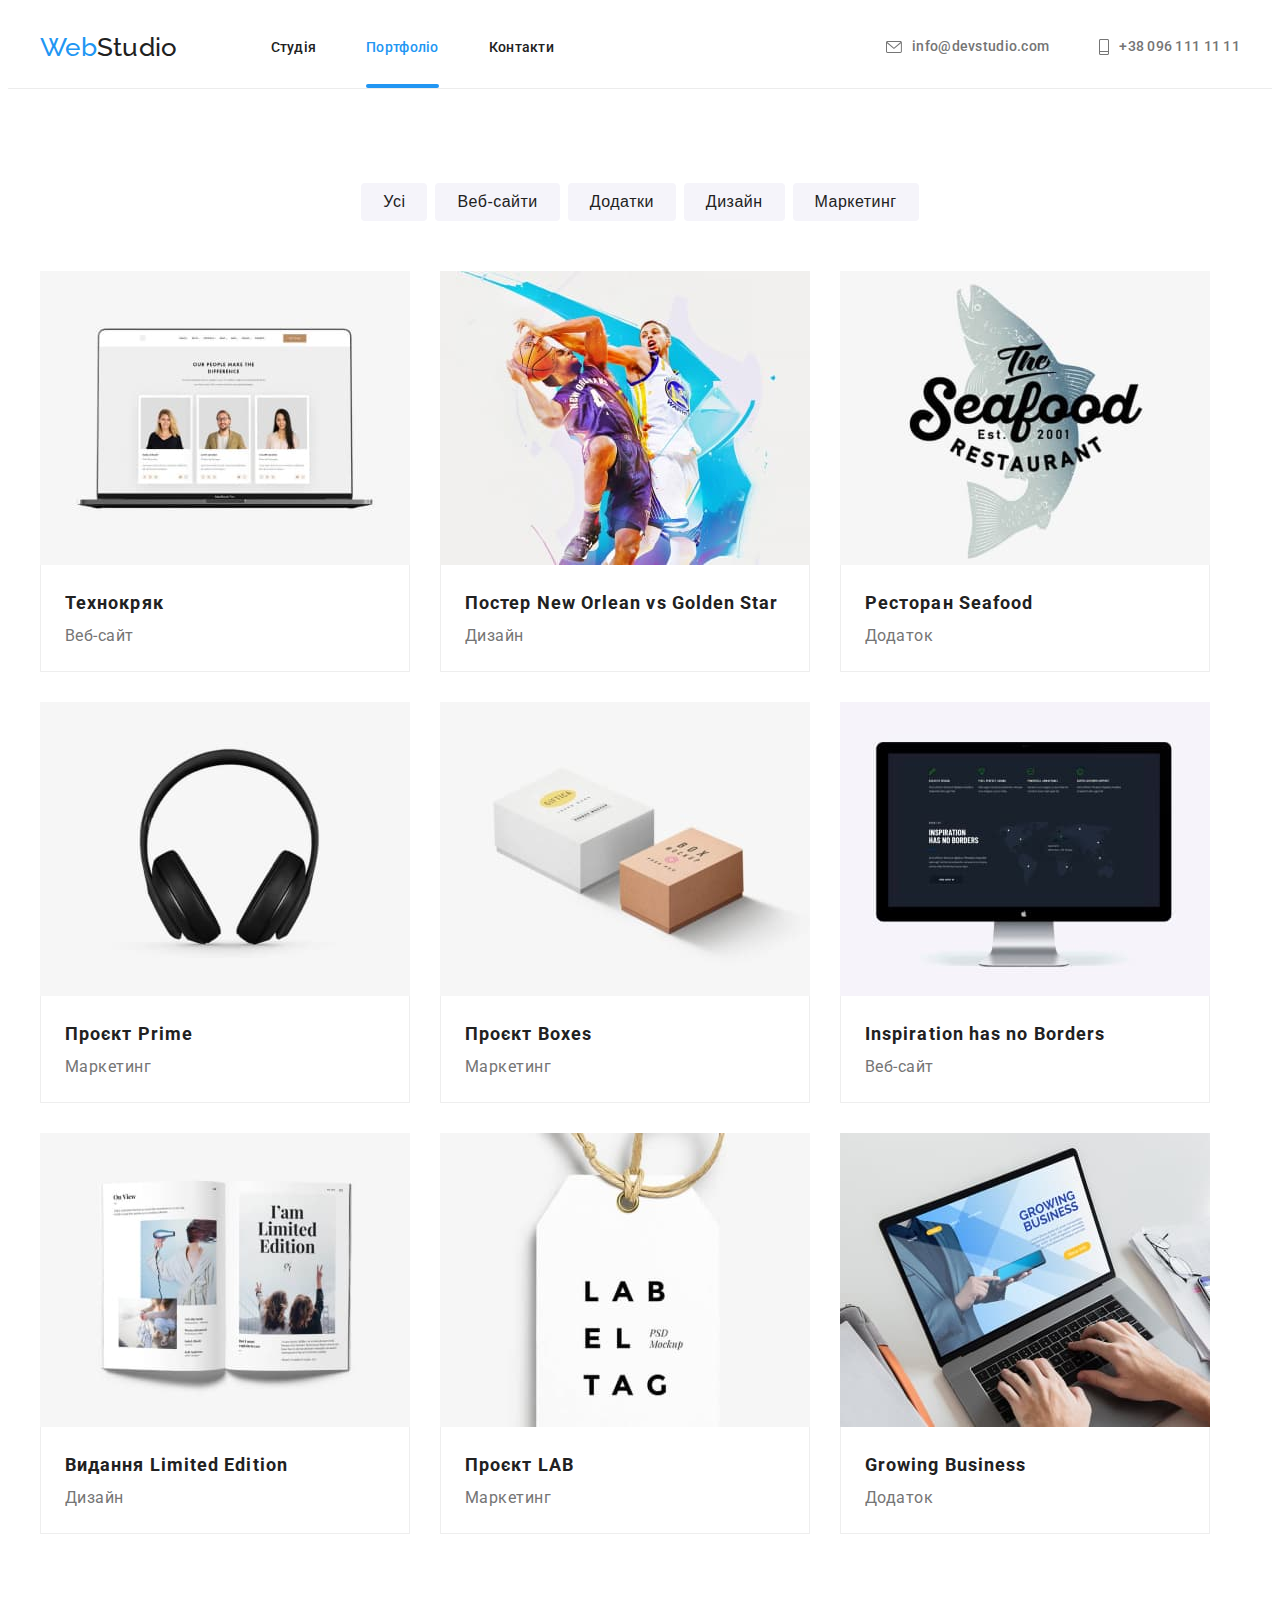
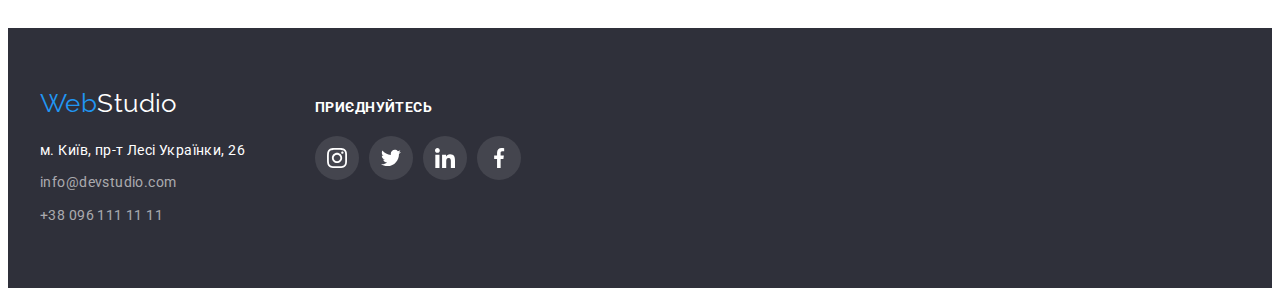
<file: portfolio.html>
<!DOCTYPE html>
<html lang="uk">
  <head>
    <meta charset="UTF-8" />
    <meta http-equiv="X-UA-Compatible" content="IE=edge" />
    <meta name="viewport" content="width=device-width, initial-scale=1.0" />
    <title>Портфолiо</title>
    <link rel="preconnect" href="https://fonts.googleapis.com" />
    <link rel="preconnect" href="https://fonts.gstatic.com" crossorigin />
    <link
      href="https://fonts.googleapis.com/css2?family=Raleway:wght@700&family=Roboto:wght@400;500;700;900&display=swap"
      rel="stylesheet"
    />

    <link
      rel="stylesheet"
      href="https://cdnjs.cloudflare.com/ajax/libs/modern-normalize/1.1.0/modern-normalize.min.css"
      integrity="sha512-wpPYUAdjBVSE4KJnH1VR1HeZfpl1ub8YT/NKx4PuQ5NmX2tKuGu6U/JRp5y+Y8XG2tV+wKQpNHVUX03MfMFn9Q=="
      crossorigin="anonymous"
      referrerpolicy="no-referrer"
    />
    <link rel="stylesheet" href="css/styles.css" />
  </head>
  <body>
    <!--Header-->
    <header class="page-header">
      <div class="container header-container">
        <a class="logo-link" href="./index.html"
          ><span>Web</span><span class="logo-header">Studio</span></a
        >

        <nav class="nav">
          <ul class="site-nav">
            <li><a class="header-link" href="./index.html">Студія</a></li>
            <li><a class="header-link link-current" href="./portfolio.html">Портфоліо</a></li>
            <li><a class="header-link" href="/contact">Контакти</a></li>
          </ul>
          <ul class="contact-link">
            <li>
              <a class="contact-link-item" href="mailto:info@devstudio.com"
                ><svg class="icon-header" width="16" height="12">
                  <use href=".//images/symbol-defs.svg#icon-envelope"></use>
                </svg>
                info@devstudio.com</a
              >
            </li>
            <li>
              <a class="contact-link-item" href="tel:+380961111111"
                ><svg class="icon-header" width="10" height="16">
                  <use href=".//images/symbol-defs.svg#icon-smartphone"></use>
                </svg>
                +38 096 111 11 11</a
              >
            </li>
          </ul>
        </nav>
      </div>
    </header>

    <!-- Main -->
    <main>
      <!-- Section filter button -->
      <section class="projects">
        <div class="container">
          <ul class="filters-list">
            <li>
              <button class="filter-button" type="button">Усi</button>
            </li>
            <li>
              <button class="filter-button" type="button">Веб-сайти</button>
            </li>
            <li>
              <button class="filter-button" type="button">Додатки</button>
            </li>
            <li>
              <button class="filter-button" type="button">Дизайн</button>
            </li>
            <li>
              <button class="filter-button" type="button">Маркетинг</button>
            </li>
          </ul>
        </div>
        <!-- Work examples -->

        <div class="container">
          <ul class="list-examples">
            <li class="examples-list">
              <a class="examples-link link" href=""
                ><div class="examples-box">
                  <img src="./images/portfolio1.jpg" width="370" alt="Проєкт веб-сайту Технокряк" />
                  <p class="examples-text">
                    Ресурс пропонує комплексні пропозиції з різним рівнем функціоналу та сервісів.
                    Все це дозволить відвідувачу отримати вичерпні відомості про компанію чи
                    приватну особу.
                  </p>
                </div>
                <div class="examples-item">
                  <h2 class="project-name">Технокряк</h2>
                  <p class="project-type">Веб-сайт</p>
                </div>
              </a>
            </li>
            <li class="examples-list">
              <a class="examples-link link" href=""
                ><div class="examples-box">
                  <img
                    src="./images/portfolio2.jpg"
                    width="370"
                    height="294"
                    alt="Постер з баскетболiстами"
                  />
                  <p class="examples-text">
                    Ресурс пропонує комплексні пропозиції з різним рівнем функціоналу та сервісів.
                    Все це дозволить відвідувачу отримати вичерпні відомості про компанію чи
                    приватну особу.
                  </p>
                </div>
                <div class="examples-item">
                  <h2 class="project-name">Постер New Orlean vs Golden Star</h2>
                  <p class="project-type">Дизайн</p>
                </div>
              </a>
            </li>
            <li class="examples-list">
              <a class="examples-link link" href=""
                ><div class="examples-box">
                  <img
                    src="./images/portfolio3.jpg"
                    width="370"
                    heigth="294"
                    alt="Додаток ресторану морепродуктiв"
                  />
                  <p class="examples-text">
                    Ресурс пропонує комплексні пропозиції з різним рівнем функціоналу та сервісів.
                    Все це дозволить відвідувачу отримати вичерпні відомості про компанію чи
                    приватну особу.
                  </p>
                </div>
                <div class="examples-item">
                  <h2 class="project-name">Ресторан Seafood</h2>
                  <p class="project-type">Додаток</p>
                </div>
              </a>
            </li>
            <li class="examples-list">
              <a class="examples-link link" href=""
                ><div class="examples-box">
                  <img
                    src="./images/portfolio4.jpg"
                    width="370"
                    heigth="294"
                    alt="Маркетинговий проєкт прайм"
                  />
                  <p class="examples-text">
                    Ресурс пропонує комплексні пропозиції з різним рівнем функціоналу та сервісів.
                    Все це дозволить відвідувачу отримати вичерпні відомості про компанію чи
                    приватну особу.
                  </p>
                </div>
                <div class="examples-item">
                  <h2 class="project-name">Проєкт Prime</h2>
                  <p class="project-type">Маркетинг</p>
                </div>
              </a>
            </li>
            <li class="examples-list">
              <a class="examples-link link" href=""
                ><div class="examples-box">
                  <img
                    src="./images/portfolio5.jpg"
                    width="370"
                    height="294"
                    alt="Маркетинговий проєкт опакування"
                  />
                  <p class="examples-text">
                    Ресурс пропонує комплексні пропозиції з різним рівнем функціоналу та сервісів.
                    Все це дозволить відвідувачу отримати вичерпні відомості про компанію чи
                    приватну особу.
                  </p>
                </div>
                <div class="examples-item">
                  <h2 class="project-name">Проєкт Boxes</h2>
                  <p class="project-type">Маркетинг</p>
                </div>
              </a>
            </li>
            <li class="examples-list">
              <a class="examples-link link" href=""
                ><div class="examples-box">
                  <img
                    src="./images/portfolio6.jpg"
                    width="370"
                    height="294"
                    alt="Веб-сайт фiрми натхнення не має кордонiв"
                  />
                  <p class="examples-text">
                    Ресурс пропонує комплексні пропозиції з різним рівнем функціоналу та сервісів.
                    Все це дозволить відвідувачу отримати вичерпні відомості про компанію чи
                    приватну особу.
                  </p>
                </div>
                <div class="examples-item">
                  <h2 class="project-name">Inspiration has no Borders</h2>
                  <p class="project-type">Веб-сайт</p>
                </div>
              </a>
            </li>
            <li class="examples-list">
              <a class="examples-link link" href=""
                ><div class="examples-box">
                  <img
                    src="./images/portfolio7.jpg"
                    width="370"
                    height="294"
                    alt="Приклад дизайну книги "
                  />
                  <p class="examples-text">
                    Ресурс пропонує комплексні пропозиції з різним рівнем функціоналу та сервісів.
                    Все це дозволить відвідувачу отримати вичерпні відомості про компанію чи
                    приватну особу.
                  </p>
                </div>
                <div class="examples-item">
                  <h2 class="project-name">Видання Limited Edition</h2>
                  <p class="project-type">Дизайн</p>
                </div>
              </a>
            </li>
            <li class="examples-list">
              <a class="examples-link link" href=""
                ><div class="examples-box">
                  <img
                    src="./images/portfolio8.jpg"
                    width="370"
                    height="294"
                    alt="Приклад маркетингового проєкту"
                  />
                  <p class="examples-text">
                    Ресурс пропонує комплексні пропозиції з різним рівнем функціоналу та сервісів.
                    Все це дозволить відвідувачу отримати вичерпні відомості про компанію чи
                    приватну особу.
                  </p>
                </div>
                <div class="examples-item">
                  <h2 class="project-name">Проєкт LAB</h2>
                  <p class="project-type">Маркетинг</p>
                </div>
              </a>
            </li>
            <li class="examples-list">
              <a class="examples-link link" href=""
                ><div class="examples-box">
                  <img
                    src="./images/portfolio9.jpg"
                    width="370"
                    height="294"
                    alt="Додаток бізнес компанii"
                  />
                  <p class="examples-text">
                    Ресурс пропонує комплексні пропозиції з різним рівнем функціоналу та сервісів.
                    Все це дозволить відвідувачу отримати вичерпні відомості про компанію чи
                    приватну особу.
                  </p>
                </div>
                <div class="examples-item">
                  <h2 class="project-name">Growing Business</h2>
                  <p class="project-type">Додаток</p>
                </div>
              </a>
            </li>
          </ul>
        </div>
      </section>
    </main>

    <!-- Footer -->

    <footer class="page-footer">
      <div class="container footer-flex">
        <div class="footernav">
          <a class="logo-link-footer" href="./index.html"
            >Web<span class="logo-footer">Studio</span></a
          >
          <address>
            <ul class="footer-link">
              <li class="maps-link">
                <a
                  class="maps"
                  href="https://goo.gl/maps/kwEueSYrXWndF4XW9"
                  target="_blank"
                  rel="noopener noreferrer"
                >
                  м. Київ, пр-т Лесі Українки, 26</a
                >
              </li>
              <li class="mail-item">
                <a class="mail-link-footer" href="mailto:info@devstudio.com">info@devstudio.com</a>
              </li>
              <li class="tel-item">
                <a class="tel-link-footer" href="tel:+380961111111">+38 096 111 11 11</a>
              </li>
            </ul>
          </address>
        </div>

        <!-- socialnet -->

        <div class="socialnet">
          <div class="footernav-item">
            <p class="socialnet-title">приєднуйтесь</p>
            <ul class="socialnet-list">
              <li class="socialnet-item">
                <a href="" class="socialnet-link link">
                  <svg class="socialnet-icon" width="20" height="20">
                    <use href=".//images/symbol-defs.svg#icon-instagram"></use>
                  </svg>
                </a>
              </li>
              <li class="socialnet-item">
                <a href="" class="socialnet-link link">
                  <svg class="socialnet-icon" width="20" height="20">
                    <use href=".//images/symbol-defs.svg#icon-twitter"></use>
                  </svg>
                </a>
              </li>

              <li class="socialnet-item">
                <a href="" class="socialnet-link link">
                  <svg class="socialnet-icon" width="20" height="20">
                    <use href=".//images/symbol-defs.svg#icon-linkedin"></use>
                  </svg>
                </a>
              </li>

              <li class="socialnet-item">
                <a href="" class="socialnet-link link">
                  <svg class="socialnet-icon" width="20" height="20">
                    <use href=".//images/symbol-defs.svg#icon-facebook"></use>
                  </svg>
                </a>
              </li>
            </ul>
          </div>
        </div>
      </div>
    </footer>
  </body>
</html>
</file>
<file: css/styles.css>
:root {
  --primary-text-color: #212121;
  --title-text-color: #757575;
  --accent-color: #2196f3;
  --primary-white-color: #ffffff;
  --primary-background-color: #f5f5f5;
  --detail-color: #2f303a;
  --extra-color: #f5f4fa;
  --extra-two-color: #eeeeee;
  --soc-color: #afb1b8;
  --transition-animation: 250ms cubic-bezier(0.4, 0, 0.2, 1);
  --transition-animation-back-col: background 250ms cubic-bezier(0.4, 0, 0.2, 1),
    color 250ms cubic-bezier(0.4, 0, 0.2, 1);
}

p,
h1,
h2,
h3,
h4,
h5,
h6 {
  margin: 0;
}

ul,
ol {
  margin: 0;
  padding-left: 0;
}

li {
  line-height: initial;
}

button {
  cursor: pointer;
}

address {
  font-style: normal;
}

body {
  font-family: 'Roboto', sans-serif;
  font-size: 14px;
  color: var(--primary-text-color);
  letter-spacing: 0.03em;
  background-color: var(--background-color);
}

.logo-link {
  color: var(--accent-color);
  font-family: Raleway, sans-serif;
  font-size: 26px;
  line-height: 1.19;
}

.logo-header {
  color: var(--primary-text-color);
}

a {
  text-decoration: none;
}

ul {
  list-style: none;
}
.adres {
  font-style: normal;
}

img {
  display: block;
}
/* Header navigation */

.page-header {
  padding-top: 24px;
  padding-bottom: 25px;
  font-weight: 500;
  font-family: Roboto;
  font-size: 14px;
  line-height: 1.14%;
  letter-spacing: 0.02em;
  margin-left: auto;
  margin-right: auto;
  border-bottom: 1px solid #ececec;
}

.icon-header {
  margin-right: 10px;
  fill: var(--title-text-color);
}

.site-nav .link-current {
  color: var(--accent-color);
}

.contact-link-item:hover .icon-header,
.contact-link-item:focus .icon-header {
  fill: var(--accent-color);
}

.nav {
  display: flex;
  width: 100%;
  font-family: Roboto;
  font-size: 14px;
  font-weight: 500;
  line-height: 16px;
  letter-spacing: 0.02em;
  text-align: left;
}

.container {
  width: 1200px;
  padding-left: 15px;
  padding-right: 15px;
  margin: 0 auto;
}
/* outline: 2px solid red; */

.logo-link {
  margin-right: 93px;
}

.header-container {
  display: flex;
  align-items: center;
}

.site-nav {
  display: flex;
  gap: 50px;
}

.contact-link {
  display: flex;
  margin-left: auto;
  gap: 50px;
  fill: currentColor;
}

.site-nav .header-link {
  color: var(--primary-text-color);
  letter-spacing: 0.02em;
  font-weight: 500;
  line-height: 1.14;
  transition: color var(--transition-animation);
}
.contact-link-item {
  display: flex;
  align-items: center;
  letter-spacing: 0.02;
  font-weight: 500;
  line-height: 1.14;
  transition: color var(--transition-animation);
}

.header-link.link-current {
  color: var(--accent-color);
  position: relative;
  padding-top: 32px;
  padding-bottom: 33px;
}

.header-link.link-current::after {
  position: absolute;
  content: '';
  display: inline-block;

  width: 100%;
  height: 4px;
  left: 0;
  bottom: 0;

  background-color: var(--accent-color);
  border-radius: 2px;
}

.site-nav .header-link:hover,
.site-nav .header-link:focus {
  color: var(--accent-color);
}

.contact-link-item {
  color: var(--title-text-color);
}

.contact-link-item:hover,
.contact-link-item:focus {
  color: var(--accent-color);
}

/* hero section */

.overlay {
  max-width: 1600px;
  height: 600px;
  margin-right: auto;
  margin-left: auto;
  background-image: linear-gradient(rgba(47, 48, 58, 0.4), rgba(47, 48, 58, 0.4)),
    url(../images/prime-image.jpg);
}

.hero {
  padding-top: 200px;
  padding-bottom: 200px;
  font-size: 44px;
  font-weight: 900;
  line-height: 1.36;
  letter-spacing: 0.06em;
  text-align: center;
  background-color: rgba(196, 196, 196, 1);
}

.hero-container {
  width: 1200px;
  display: flex;
  flex-direction: column;
  margin: 0 auto;
  align-items: center;
}

.hero-title {
  color: var(--primary-white-color);
  font-size: 44px;
  font-weight: 900;
  line-height: 1.36;
  letter-spacing: 0.06em;
  margin-top: 200;
  max-width: 696px;
  margin-bottom: 30px;
}

.button-primary {
  color: var(--primary-white-color);
  background-color: var(--accent-color);
  font-family: 'Roboto', sans-serif;
  font-size: 16px;
  font-weight: 700;
  line-height: 1.87;
  letter-spacing: 0.06em;
  cursor: pointer;
  padding: 10px 32px;

  border-radius: 4px;
  border: 0;
  transition: var(--transition-animation);
}

.button-primary:hover,
.button-primary:focus {
  color: var(--title-text-color);
}

/* Section Accent */

.headline {
  font-size: 14px;
  line-height: 1.14;
  width: 700;
  font-weight: 700;
  letter-spacing: 0.03em;
  margin-bottom: 10px;
}

.list-subject-item {
  width: 270px;
  text-align: left;
}

.list-accent {
  padding-top: 94px;
}

.subject-box {
  background-repeat: 4px;
  background-color: var(--extra-color);
  margin-bottom: 30px;
  border-radius: 4px;
  display: flex;
  justify-content: center;
  align-items: center;
  width: 270px;
  height: 120px;
}

.icon-item {
  width: 70px;
  height: 70px;
}

.text {
  font-size: 14px;
  color: var(--title-text-color);
  font-weight: 400;
  line-height: 1.71;
  letter-spacing: 0.03em;
}

.list-subject {
  display: flex;
  justify-content: space-between;
}

.subject {
  visibility: hidden;
}

/*--- Section Team --- */

.caption {
  font-size: 16px;
  font-weight: 500;
  line-height: 1.01;
  margin-bottom: 10px;
}

.team-item {
  padding-top: 30px;
  margin-bottom: 30px;
}

.team-box {
  width: 270px;
  height: 428px;
  box-shadow: 0px 1px 3px rgba(0, 0, 0, 0.12), 0px 1px 1px rgba(0, 0, 0, 0.14),
    0px 2px 1px rgba(0, 0, 0, 0.2);
  border-radius: 0px 0px 4px 4px;
  background-color: var(--primary-white-color);
}

.job-title {
  font-size: 16px;
  font-weight: 400;
  line-height: 1.01;
  color: var(--title-text-color);
  margin-bottom: 16px;
}

.team {
  padding-top: 94px;
  padding-bottom: 94px;
  background-color: var(--extra-color);
}

.team-container {
  display: flex;
  justify-content: space-between;
  text-align: center;
}

.team-soc-list {
  display: flex;
  justify-content: center;
  gap: 10px;
}

.team-soc-item {
  width: 44px;
  height: 44px;
}

.team-soc-link {
  width: 100%;
  height: 100%;
  display: flex;
  align-items: center;
  justify-content: center;
  border-radius: 50%;

  transition: var(--transition-animation-back-col);
}

.team-soc-icon {
  fill: var(--soc-color);
  transition: fill var(--transition-animation);
}

.team-soc-link:hover {
  background-color: var(--accent-color);
}

.team-soc-link:hover .team-soc-icon {
  fill: var(--primary-white-color);
}

/* Section filter button */

.filter-button {
  color: var(--primary-text-color);
  background-color: var(--extra-color);
  font-size: 16px;
  font-weight: 500;
  line-height: 1.62;
  letter-spacing: 0.03em;
  text-align: center;
  cursor: pointer;
  border-radius: 4px;
  padding: 6px 22px;
  border: 0;

  transition: color var(--transition-animation), background var(--transition-animation);
}

.projects {
  padding-top: 94px;
  padding-bottom: 94px;
}

.filters-list .filter-button:hover,
.filters-list .filter-button:focus {
  background-color: var(--accent-color);
  color: var(--primary-white-color);
  box-shadow: 0px 4px 4px rgba(0, 0, 0, 0.25);
}

.filters-list {
  display: flex;
  margin-bottom: 50px;
  justify-content: center;
  gap: 8px;
}

/* Work examples */

.hide {
  visibility: hidden;
}

.list-examples {
  display: flex;
  flex-wrap: wrap;
  gap: 30px;
}

.examples-link {
  width: 370px;
  display: block;
  background: var(--primary-white-color);
}

.examples-item {
  padding-top: 20px;
  padding-bottom: 20px;
  padding-left: 24px;
  border-top: 0px;
  border: 1px solid var(--extra-two-color);
  border-top: 0;
}

.project-name {
  font-size: 18px;
  color: var(--primary-text-color);
  font-weight: 700;
  line-height: 2;
  letter-spacing: 0.06em;
}
.project-type {
  color: var(--title-text-color);
  font-size: 16px;
  font-weight: 400;
  line-height: 1.87;
  letter-spacing: 0.03em;
  margin-top: 0px;
}

.examples-link:hover,
.examples-link:focus {
  box-shadow: 0px 1px 1px rgba(0, 0, 0, 0.12), 0px 4px 4px rgba(0, 0, 0, 0.06),
    1px 4px 6px rgba(0, 0, 0, 0.16);
}

.examples-box {
  position: relative;
  overflow: hidden;
}

.examples-text {
  display: flex;
  align-items: center;
  position: absolute;
  padding: 63px 24px;
  top: 0;
  left: 0;
  color: var(--primary-white-color);
  background-color: rgba(33, 150, 243, 0.9);
  font-size: 18px;
  font-weight: 400;
  line-height: 1.55;
  letter-spacing: 0.03em;
  height: 101%;
  transform: translateY(100%);
  transition: var(--transition-animation);
}

.examples-link:hover .examples-text {
  transform: translateY(0%);
}

/* Section Production */

.production {
  padding-top: 94px;
  padding-bottom: 94px;
}

.production-list {
  display: flex;
  gap: 30px;
}

.production-title {
  font-size: 14px;
  font-weight: 700;
  line-height: 1.14;
  letter-spacing: 0.03em;
  text-align: center;
  color: var(--primary-white-color);
  text-transform: uppercase;
}

.heading {
  font-size: 36px;
  font-weight: 700;
  line-height: 1.16;
  letter-spacing: 0.03em;
  margin-bottom: 50px;
  text-align: center;
}

.production-list {
  display: flex;
  justify-content: space-between;
}

.production-list-item {
  position: relative;
}

.production-item {
  position: absolute;
  background: rgba(47, 48, 58, 0.8);
  display: flex;
  justify-content: center;
  align-items: center;
  width: 370px;
  height: 70px;
  bottom: 0;
  right: 0;
}

/* Clients */

.clients {
  padding-top: 94px;
  padding-bottom: 94px;
}

.clients-list {
  display: flex;
  gap: 30px;
}

.clients-item {
  width: calc((100% - 150px) / 6);
  height: 92px;
}

.clients-link {
  display: flex;
  height: 100%;
  border: 1px solid var(--soc-color);
  border-radius: 4px;
  align-items: center;
  justify-content: center;
  transition: border-color var(--transition-animation);
}

.clients-icon {
  fill: var(--soc-color);

  transition: fill var(--transition-animation);
}

.clients-link:hover {
  border-color: var(--accent-color);
}

.clients-link:hover .clients-icon,
.clients-link:focus .clients-icon {
  fill: var(--accent-color);
}

/* Footer */

.page-footer {
  display: flex;
  background-color: var(--detail-color);
  color: var(--primary-white-color);
  padding-bottom: 60px;
  padding-top: 60px;
}

.logo-link-footer {
  color: var(--accent-color);
  font-family: Raleway, sans-serif;
  font-size: 26px;
  line-height: 1.19;
}

.logo-footer {
  color: var(--primary-white-color);
}

.footer-link {
  font-style: normal;
}

.maps {
  color: var(--primary-white-color);
  font-size: 14px;
  font-weight: 400;
  line-height: 1.71;
}

.footer-link .mail-link-footer,
.footer-link .tel-link-footer {
  color: rgba(255, 255, 255, 0.6);
}

.footer-link .mail-link-footer:hover,
.footer-link .mail-link-footer:focus {
  color: var(--accent-color);
}

.footer-link .tel-link-footer:hover,
.footer-link .tel-link-footer:focus {
  color: var(--accent-color);
}

.maps-link {
  margin-top: 20px;
  margin-bottom: 9px;
}

.mail-link-footer {
  color: rgba(255, 255, 255, 0.6);
  font-size: 14px;
  font-weight: 400;
  line-height: 1.71;

  transition: color var(--transition-animation);
}

.tel-link-footer {
  font-size: 14px;
  font-weight: 400;
  line-height: 1.71;
  color: rgba(255, 255, 255, 0.6);

  transition: color var(--transition-animation);
}

.mail-item {
  margin-bottom: 9px;
}

/* socialnet */

.footer-flex {
  display: flex;
  align-items: baseline;
}

.socialnet-title {
  font-family: Roboto;
  font-weight: 700;
  line-height: 1.14;
  letter-spacing: 0.03em;
  margin-bottom: 20px;
  text-transform: uppercase;
}

.socialnet {
  width: 206px;
  height: 80px;
  margin-left: 70px;
}

.socialnet-list {
  display: flex;
  gap: 10px;
}

.socialnet-item {
  width: 44px;
  height: 44px;
  border-radius: 50%;
  background: rgba(255, 255, 255, 0.1);
}

.socialnet-link {
  width: 100%;
  height: 100%;
  display: flex;
  border-radius: 50%;
  justify-content: center;
  align-items: center;
  border-radius: 50%;

  transition: background var(--transition-animation);
}

.socialnet-icon {
  fill: var(--primary-white-color);
}

.socialnet-link:hover {
  background-color: var(--accent-color);
}

/* Modal Window */

.modal {
  position: fixed;
  width: 528px;
  height: 581px;
  border-radius: 4px;
  background-color: var(--primary-white-color);
  box-shadow: 0px 1px 3px rgba(0, 0, 0, 0.12), 0px 1px 1px rgba(0, 0, 0, 0.14),
    0px 2px 1px rgba(0, 0, 0, 0.2);
  top: 50%;
  left: 50%;
  transform: translate(-50%, -50%) scale(1);
  transition: transform 300ms linear;
  padding: 40px;
}

.backdrop.is-hidden .modal {
  transform: translate(-50%, -50%) scale(0);
}

.modal-close {
  width: 30px;
  height: 30px;
  border: 1px solid rgba(0, 0, 0, 0.1);
  border-radius: 50%;
  background-color: transparent;
  position: absolute;
  top: 10px;
  right: 10px;
  background: var(--white);
  display: flex;
  align-items: center;
}

.is-hidden {
  opacity: 0;
  pointer-events: none;
  visibility: hidden;
}

.backdrop {
  position: fixed;
  width: 100%;
  height: 100%;
  left: 0px;
  top: 0px;

  background: rgba(0, 0, 0, 0.2);
  transition: opacity 300ms linear, visibility 300ms linear;
}

/* Modal Form */

.modal-title {
  font-size: 20px;
  font-weight: 700;
  line-height: 23px;
  letter-spacing: 0.03em;
  text-align: center;
  margin-bottom: 10px;
}

.modal-input {
  width: 448px;
  height: 40px;
  border: 1px solid rgba(33, 33, 33, 0.2);
  border-radius: 4px;
  margin-bottom: 20px;
}

.modal-input::placeholder {
  font-size: 12px;
  font-weight: 400;
  line-height: 1.16;
  letter-spacing: 0.01em;
  text-align: left;
  color: rgba(117, 117, 117, 1);
}

.modal-textarea {
  width: 448px;
  height: 120px;
  border: 1px solid rgba(33, 33, 33, 0.2);
  border-radius: 4px;
  resize: none;
  padding: 10px;
}
</file>
